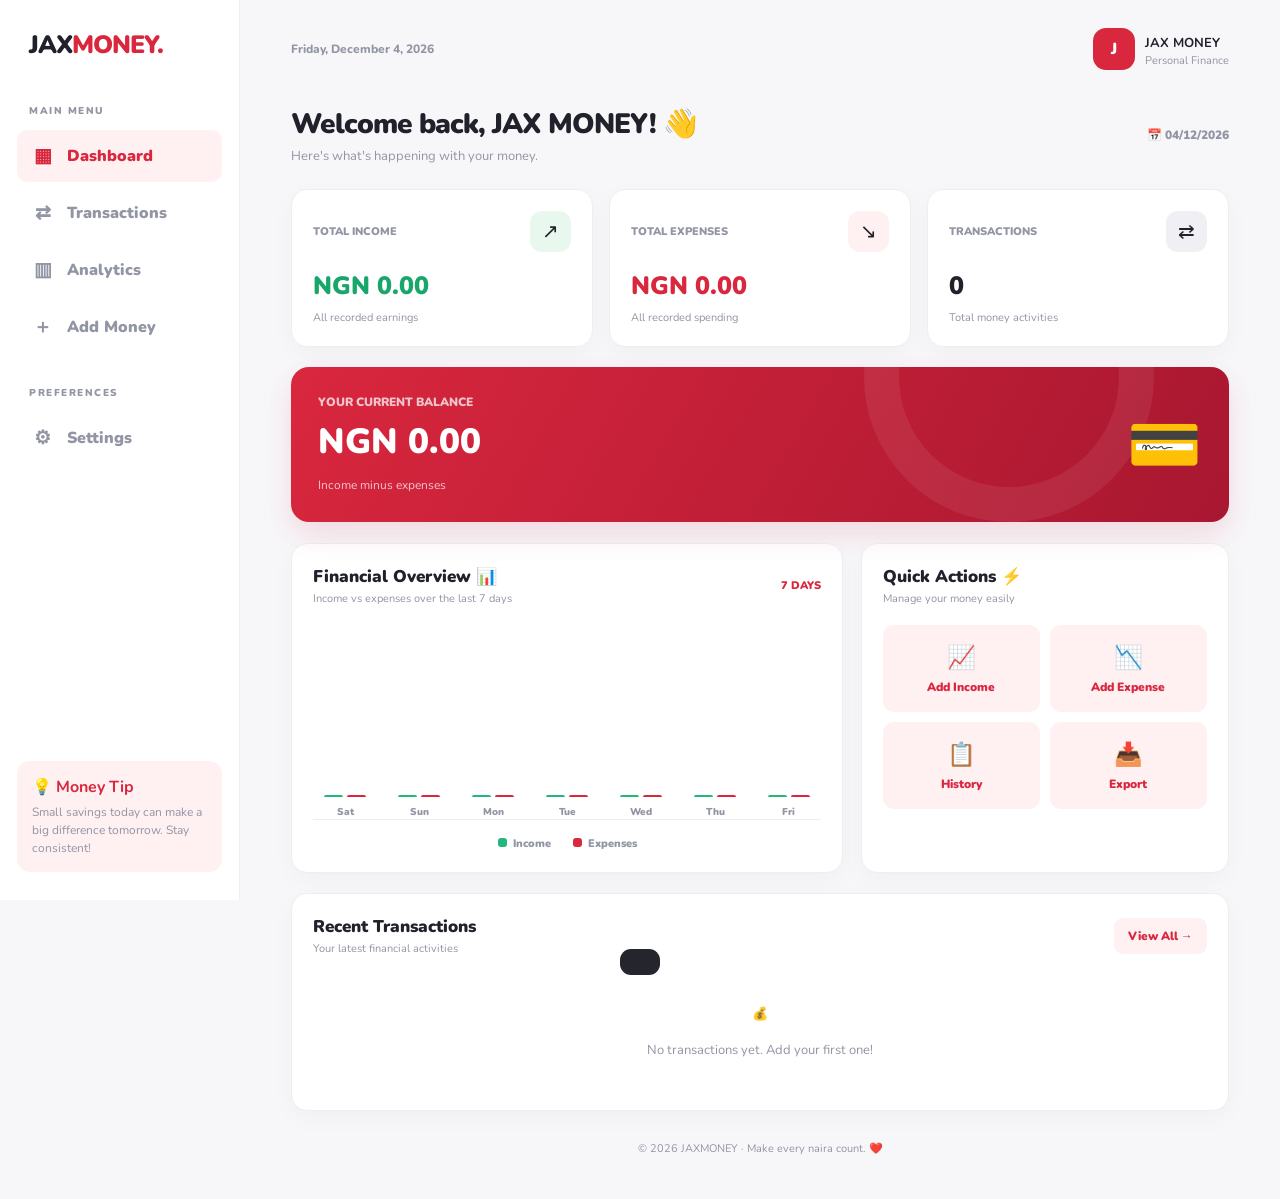
<file: jaxmoney/index.html>
<!DOCTYPE html>
<html lang="en">

<head>
     <meta charset="UTF-8">
     <meta name="viewport" content="width=device-width, initial-scale=1.0">
     <title>JAXMONEY | Version 3.0</title>

     <style>
          @import url('https://fonts.googleapis.com/css2?family=Nunito:wght@400;500;600;700;800;900&display=swap');

          :root {
               --red: #d9273e;
               --redDark: #ae1930;
               --bg: #f7f7fa;
               --surface: #fff;
               --text: #20212b;
               --muted: #9295a3;
               --border: #eeeef2;
               --green: #19a66b;
               --soft: #fff0f2;
               --shadow: 0 7px 25px #20212b08;
          }

          body.dark {
               --bg: #15161d;
               --surface: #20212b;
               --text: #f4f4f7;
               --muted: #a3a5b3;
               --border: #333541;
               --soft: #38232a;
               --shadow: 0 7px 25px #0002;
          }

          * {
               box-sizing: border-box;
               margin: 0;
               padding: 0
          }

          body {
               font-family: Nunito, sans-serif;
               background: var(--bg);
               color: var(--text);
               transition: .2s
          }

          button,
          input,
          select {
               font: inherit
          }

          button {
               cursor: pointer
          }

          button:focus-visible,
          input:focus-visible,
          select:focus-visible {
               outline: 3px solid #e99ba6;
               outline-offset: 2px
          }

          .sidebar {
               position: fixed;
               top: 0;
               bottom: 0;
               left: 0;
               width: 240px;
               background: var(--surface);
               border-right: 1px solid var(--border);
               padding: 28px 17px;
               z-index: 20;
               display: flex;
               flex-direction: column;
          }

          .logo {
               font-size: 25px;
               font-weight: 1000;
               letter-spacing: -1px;
               padding: 0 12px;
               margin-bottom: 42px
          }

          .logo span,
          .mobile-logo span {
               color: var(--red)
          }

          .nav-label {
               font-size: 10px;
               color: var(--muted);
               font-weight: 900;
               letter-spacing: 1.5px;
               padding: 0 12px;
               margin-bottom: 12px
          }

          .nav-btn {
               width: 100%;
               display: flex;
               align-items: center;
               gap: 13px;
               padding: 13px 14px;
               margin-bottom: 5px;
               border: 0;
               background: transparent;
               border-radius: 11px;
               color: var(--muted);
               font-weight: 900;
               text-align: left;
               transition: .2s;
          }

          .nav-btn:hover,
          .nav-btn.active {
               background: var(--soft);
               color: var(--red)
          }

          .nav-icon {
               font-size: 19px;
               width: 23px;
               text-align: center
          }

          .sidebar-bottom {
               margin-top: auto;
               background: var(--soft);
               border-radius: 13px;
               padding: 15px
          }

          .sidebar-bottom h4 {
               color: var(--red);
               margin-bottom: 5px
          }

          .sidebar-bottom p {
               font-size: 12px;
               color: var(--muted);
               line-height: 1.5
          }

          .main {
               margin-left: 240px;
               padding: 28px 4%;
               max-width: 1700px
          }

          .topbar {
               display: flex;
               justify-content: space-between;
               align-items: center;
               gap: 15px;
               margin-bottom: 35px
          }

          .date-display {
               font-size: 12px;
               color: var(--muted);
               font-weight: 800
          }

          .profile {
               display: flex;
               align-items: center;
               gap: 10px
          }

          .avatar {
               width: 42px;
               height: 42px;
               background: var(--red);
               color: white;
               display: grid;
               place-items: center;
               border-radius: 13px;
               font-weight: 1000
          }

          .profile small {
               display: block;
               color: var(--muted);
               font-size: 11px
          }

          .profile strong {
               font-size: 13px
          }

          .mobile-logo {
               display: none;
               font-size: 22px;
               font-weight: 1000
          }

          .page {
               display: none;
               animation: appear .3s ease
          }

          .page.active {
               display: block
          }

          @keyframes appear {
               from {
                    opacity: 0;
                    transform: translateY(8px)
               }

               to {
                    opacity: 1;
                    transform: translateY(0)
               }
          }

          .welcome {
               display: flex;
               justify-content: space-between;
               align-items: center;
               flex-wrap: wrap;
               gap: 15px;
               margin-bottom: 24px
          }

          .welcome h1 {
               font-size: 28px;
               font-weight: 1000;
               letter-spacing: -1px
          }

          .welcome p {
               font-size: 13px;
               color: var(--muted);
               margin-top: 4px
          }

          .grid3 {
               display: grid;
               grid-template-columns: repeat(3, 1fr);
               gap: 16px;
               margin-bottom: 20px
          }

          .card,
          .panel {
               background: var(--surface);
               border: 1px solid var(--border);
               border-radius: 16px;
               padding: 21px;
               box-shadow: var(--shadow);
               min-width: 0
          }

          .card {
               transition: .2s
          }

          .card:hover {
               transform: translateY(-3px)
          }

          .card-head {
               display: flex;
               justify-content: space-between;
               align-items: center;
               margin-bottom: 17px
          }

          .card-head span {
               font-size: 11px;
               font-weight: 900;
               color: var(--muted)
          }

          .card-icon {
               width: 41px;
               height: 41px;
               border-radius: 12px;
               display: grid;
               place-items: center;
               font-size: 20px
          }

          .green-bg {
               background: #e8f8ef
          }

          .red-bg {
               background: var(--soft)
          }

          .gray-bg {
               background: #f0f0f4
          }

          .card-value {
               font-size: 25px;
               font-weight: 1000;
               overflow-wrap: anywhere
          }

          .green {
               color: var(--green)
          }

          .red {
               color: var(--red)
          }

          .card-foot {
               font-size: 11px;
               color: var(--muted);
               margin-top: 7px
          }

          .balance-feature {
               background: linear-gradient(120deg, #d9273e, #a81730);
               color: white;
               padding: 27px;
               border-radius: 18px;
               margin-bottom: 21px;
               display: flex;
               justify-content: space-between;
               align-items: center;
               position: relative;
               overflow: hidden;
               box-shadow: 0 12px 30px #d9273e25;
          }

          .balance-feature:after {
               content: "";
               position: absolute;
               width: 220px;
               height: 220px;
               border: 35px solid #ffffff12;
               border-radius: 50%;
               right: 8%;
               top: -135px
          }

          .balance-feature p {
               font-size: 12px;
               color: #ffffffbb;
               font-weight: 900
          }

          .balance-feature h2 {
               font-size: 35px;
               margin: 8px 0;
               font-weight: 1000
          }

          .balance-feature small {
               font-size: 12px;
               color: #ffffffbb
          }

          .balance-art {
               font-size: 60px;
               z-index: 1
          }

          .content-grid {
               display: grid;
               grid-template-columns: 1.5fr 1fr;
               gap: 18px;
               margin-bottom: 20px
          }

          .panel-heading {
               display: flex;
               justify-content: space-between;
               align-items: center;
               gap: 10px;
               margin-bottom: 19px
          }

          .panel-heading h2 {
               font-size: 17px;
               font-weight: 1000
          }

          .panel-heading p {
               font-size: 11px;
               color: var(--muted);
               margin-top: 3px
          }

          .chart {
               height: 195px;
               display: flex;
               align-items: end;
               gap: 10px;
               justify-content: space-around;
               border-bottom: 1px solid var(--border);
               padding-top: 12px
          }

          .chart-group {
               height: 100%;
               flex: 1;
               display: flex;
               flex-direction: column;
               align-items: center;
               justify-content: end;
               gap: 8px;
               min-width: 0
          }

          .chart-bars {
               height: 155px;
               display: flex;
               align-items: end;
               justify-content: center;
               gap: 4px;
               width: 100%
          }

          .bar {
               width: min(19px, 40%);
               border-radius: 5px 5px 0 0;
               min-height: 2px;
               transition: height .4s
          }

          .bar.income {
               background: #24b77b
          }

          .bar.expense {
               background: var(--red)
          }

          .chart-label {
               font-size: 10px;
               color: var(--muted);
               font-weight: 900
          }

          .legend {
               display: flex;
               justify-content: center;
               gap: 22px;
               margin-top: 16px;
               font-size: 11px;
               font-weight: 900;
               color: var(--muted)
          }

          .dot {
               display: inline-block;
               width: 9px;
               height: 9px;
               border-radius: 3px;
               margin-right: 6px
          }

          .quick-actions {
               display: grid;
               grid-template-columns: 1fr 1fr;
               gap: 10px
          }

          .quick-btn {
               border: 0;
               padding: 17px 8px;
               border-radius: 11px;
               background: var(--soft);
               color: var(--red);
               font-size: 12px;
               font-weight: 900;
               transition: .2s
          }

          .quick-btn:hover {
               background: var(--red);
               color: white;
               transform: translateY(-2px)
          }

          .quick-btn span {
               display: block;
               font-size: 23px;
               margin-bottom: 6px
          }

          .transaction {
               display: flex;
               align-items: center;
               justify-content: space-between;
               gap: 10px;
               padding: 14px 0;
               border-bottom: 1px solid var(--border)
          }

          .transaction:last-child {
               border: 0
          }

          .transaction-left {
               display: flex;
               align-items: center;
               gap: 11px;
               min-width: 0
          }

          .transaction-icon {
               width: 40px;
               height: 40px;
               display: grid;
               place-items: center;
               background: var(--soft);
               border-radius: 11px;
               font-size: 19px;
               flex-shrink: 0
          }

          .transaction-info {
               min-width: 0
          }

          .transaction-info h3 {
               font-size: 13px;
               overflow-wrap: anywhere
          }

          .transaction-info p {
               font-size: 11px;
               color: var(--muted);
               margin-top: 3px
          }

          .transaction-right {
               display: flex;
               align-items: center;
               gap: 8px
          }

          .amount {
               font-size: 12px;
               font-weight: 1000;
               white-space: nowrap
          }

          .delete-btn {
               border: 0;
               background: var(--soft);
               color: var(--red);
               border-radius: 8px;
               padding: 8px;
               font-size: 12px
          }

          .empty {
               text-align: center;
               color: var(--muted);
               padding: 30px 10px;
               font-size: 13px
          }

          .type-selector {
               display: grid;
               grid-template-columns: 1fr 1fr;
               gap: 10px;
               margin-bottom: 20px
          }

          .type-btn {
               padding: 13px;
               border: 2px solid var(--border);
               border-radius: 10px;
               background: var(--surface);
               color: var(--muted);
               font-weight: 900
          }

          .type-btn.active.income {
               border-color: var(--green);
               background: #eafaf2;
               color: var(--green)
          }

          .type-btn.active.expense {
               border-color: var(--red);
               background: var(--soft);
               color: var(--red)
          }

          .form-panel {
               max-width: 650px
          }

          .form-panel h2 {
               font-size: 22px;
               margin-bottom: 5px
          }

          .form-subtitle {
               font-size: 13px;
               color: var(--muted);
               margin-bottom: 22px
          }

          .form-group {
               margin-bottom: 16px
          }

          .form-group label {
               display: block;
               font-size: 12px;
               font-weight: 900;
               margin-bottom: 7px
          }

          .form-group input,
          .form-group select,
          .filter-row input,
          .filter-row select,
          .setting-input {
               width: 100%;
               padding: 12px;
               border: 1px solid var(--border);
               border-radius: 9px;
               background: var(--surface);
               color: var(--text);
               outline: none;
          }

          .form-group input:focus,
          .form-group select:focus,
          .setting-input:focus {
               border-color: var(--red)
          }

          .submit-btn {
               width: 100%;
               border: 0;
               border-radius: 10px;
               padding: 14px;
               background: var(--red);
               color: white;
               font-weight: 1000;
               transition: .2s
          }

          .submit-btn:hover {
               background: var(--redDark);
               transform: translateY(-2px)
          }

          .filter-row {
               display: flex;
               flex-wrap: wrap;
               gap: 9px;
               margin-bottom: 18px
          }

          .filter-row input {
               flex: 1;
               min-width: 140px
          }

          .filter-row select {
               width: auto
          }

          .secondary-btn,
          .danger-btn {
               padding: 10px 14px;
               border: 0;
               border-radius: 9px;
               font-size: 12px;
               font-weight: 900
          }

          .secondary-btn {
               background: var(--soft);
               color: var(--red)
          }

          .danger-btn {
               background: #ffe5e8;
               color: #c51e36
          }

          .analytics-grid {
               display: grid;
               grid-template-columns: 1fr 1fr;
               gap: 18px
          }

          .stat-box {
               background: var(--bg);
               padding: 16px;
               border-radius: 11px;
               margin-bottom: 11px
          }

          .stat-box p {
               font-size: 12px;
               color: var(--muted);
               font-weight: 800
          }

          .stat-box h3 {
               font-size: 22px;
               margin-top: 5px
          }

          .progress-track {
               height: 9px;
               background: var(--border);
               border-radius: 20px;
               overflow: hidden;
               margin-top: 11px
          }

          .progress-fill {
               height: 100%;
               background: var(--red);
               border-radius: 20px
          }

          .settings-intro {
               background: linear-gradient(110deg, #d9273e, #a81730);
               color: white;
               padding: 24px;
               border-radius: 16px;
               margin-bottom: 20px
          }

          .settings-intro h2 {
               font-size: 22px
          }

          .settings-intro p {
               font-size: 12px;
               color: #ffffffc9;
               margin-top: 5px
          }

          .settings-layout {
               display: grid;
               grid-template-columns: 205px 1fr;
               gap: 18px;
               align-items: start
          }

          .settings-menu {
               background: var(--surface);
               border: 1px solid var(--border);
               border-radius: 14px;
               padding: 9px
          }

          .settings-tab {
               display: block;
               width: 100%;
               text-align: left;
               border: 0;
               background: transparent;
               color: var(--muted);
               padding: 12px;
               border-radius: 9px;
               font-size: 12px;
               font-weight: 900;
               margin-bottom: 3px
          }

          .settings-tab.active,
          .settings-tab:hover {
               background: var(--soft);
               color: var(--red)
          }

          .settings-section {
               display: none
          }

          .settings-section.active {
               display: block;
               animation: appear .2s
          }

          .settings-section h3 {
               font-size: 17px;
               margin-bottom: 5px
          }

          .section-desc {
               font-size: 12px;
               color: var(--muted);
               margin-bottom: 20px
          }

          .setting-row {
               display: flex;
               justify-content: space-between;
               align-items: center;
               gap: 18px;
               padding: 17px 0;
               border-bottom: 1px solid var(--border)
          }

          .setting-row:last-child {
               border: 0
          }

          .setting-row h4 {
               font-size: 13px
          }

          .setting-row p {
               font-size: 11px;
               color: var(--muted);
               margin-top: 4px;
               max-width: 430px;
               line-height: 1.5
          }

          .setting-control {
               width: 190px;
               max-width: 48%
          }

          .setting-control select,
          .setting-control input {
               width: 100%;
               padding: 10px;
               border: 1px solid var(--border);
               border-radius: 9px;
               background: var(--surface);
               color: var(--text);
               font-size: 12px
          }

          .setting-control input {
               min-width: 0
          }

          .switch {
               position: relative;
               width: 43px;
               height: 24px;
               flex-shrink: 0
          }

          .switch input {
               opacity: 0;
               width: 0;
               height: 0
          }

          .slider {
               position: absolute;
               inset: 0;
               background: #ccc;
               border-radius: 30px;
               cursor: pointer;
               transition: .2s
          }

          .slider:before {
               content: "";
               position: absolute;
               width: 18px;
               height: 18px;
               left: 3px;
               top: 3px;
               background: white;
               border-radius: 50%;
               transition: .2s
          }

          .switch input:checked+.slider {
               background: var(--red)
          }

          .switch input:checked+.slider:before {
               transform: translateX(19px)
          }

          .setting-actions {
               display: flex;
               flex-wrap: wrap;
               gap: 9px
          }

          .about-logo {
               font-size: 31px;
               font-weight: 1000;
               letter-spacing: -1px
          }

          .about-logo span {
               color: var(--red)
          }

          .about-box {
               background: var(--bg);
               padding: 20px;
               border-radius: 12px;
               margin-top: 15px
          }

          .about-box p {
               font-size: 12px;
               color: var(--muted);
               line-height: 1.8
          }

          footer {
               text-align: center;
               padding: 30px 0 15px;
               font-size: 11px;
               color: var(--muted)
          }

          .toast {
               position: fixed;
               bottom: 25px;
               left: 50%;
               transform: translate(-50%, 100px);
               background: #24252d;
               color: white;
               padding: 13px 20px;
               border-radius: 11px;
               font-size: 13px;
               font-weight: 900;
               z-index: 100;
               transition: .3s;
               max-width: 90%;
               text-align: center
          }

          .toast.show {
               transform: translate(-50%, 0)
          }

          @media(max-width:1000px) {
               .sidebar {
                    width: 205px
               }

               .main {
                    margin-left: 205px
               }

               .content-grid {
                    grid-template-columns: 1fr
               }
          }

          @media(max-width:750px) {
               .sidebar {
                    width: 100%;
                    height: 65px;
                    top: auto;
                    bottom: 0;
                    padding: 5px;
                    flex-direction: row;
                    justify-content: space-around;
                    align-items: center;
                    border-right: 0;
                    border-top: 1px solid var(--border)
               }

               .logo,
               .nav-label,
               .sidebar-bottom {
                    display: none
               }

               .nav-btn {
                    flex: 1;
                    width: auto;
                    margin: 0;
                    padding: 8px 2px;
                    flex-direction: column;
                    gap: 3px;
                    justify-content: center;
                    font-size: 9px;
                    text-align: center
               }

               .nav-icon {
                    font-size: 18px
               }

               .main {
                    margin-left: 0;
                    padding: 20px 4% 95px
               }

               .mobile-logo {
                    display: block
               }

               .settings-layout {
                    grid-template-columns: 1fr
               }

               .settings-menu {
                    display: flex;
                    overflow-x: auto;
                    gap: 3px
               }

               .settings-tab {
                    white-space: nowrap;
                    width: auto;
                    margin: 0
               }
          }

          @media(max-width:520px) {
               .grid3 {
                    grid-template-columns: 1fr
               }

               .card-value {
                    font-size: 24px
               }

               .welcome h1 {
                    font-size: 23px
               }

               .balance-feature h2 {
                    font-size: 27px
               }

               .balance-art {
                    font-size: 43px
               }

               .analytics-grid {
                    grid-template-columns: 1fr
               }

               .panel {
                    padding: 16px
               }

               .setting-row {
                    align-items: flex-start;
                    flex-direction: column;
                    gap: 10px
               }

               .setting-control {
                    width: 100%;
                    max-width: 100%
               }

               .transaction-right {
                    gap: 4px
               }

               .amount {
                    font-size: 11px
               }
          }
     </style>
</head>

<body>

     <aside class="sidebar">
          <div class="logo">JAX<span>MONEY.</span></div>
          <div class="nav-label">MAIN MENU</div>

          <button class="nav-btn active" onclick="showPage('dashboard',this)"><span
                    class="nav-icon">▦</span>Dashboard</button>
          <button class="nav-btn" onclick="showPage('transactions',this)"><span
                    class="nav-icon">⇄</span>Transactions</button>
          <button class="nav-btn" onclick="showPage('analytics',this)"><span class="nav-icon">▥</span>Analytics</button>
          <button class="nav-btn" onclick="goToAdd('income')"><span class="nav-icon">＋</span>Add Money</button>

          <div class="nav-label" style="margin-top:28px">PREFERENCES</div>
          <button class="nav-btn" onclick="showPage('settings',this)"><span class="nav-icon">⚙</span>Settings</button>

          <div class="sidebar-bottom">
               <h4>💡 Money Tip</h4>
               <p>Small savings today can make a big difference tomorrow. Stay consistent!</p>
          </div>
     </aside>

     <main class="main">

          <header class="topbar">
               <div>
                    <div class="mobile-logo">JAX<span>MONEY.</span></div>
                    <div class="date-display" id="dateDisplay"></div>
               </div>
               <div class="profile">
                    <div class="avatar" id="avatar">J</div>
                    <div><strong id="profileName">JAX MONEY</strong><small>Personal Finance</small></div>
               </div>
          </header>

          <!-- DASHBOARD -->
          <section class="page active" id="dashboard">

               <div class="welcome">
                    <div>
                         <h1 id="greeting">Welcome back! 👋</h1>
                         <p>Here's what's happening with your money.</p>
                    </div>
                    <span style="font-size:12px;color:var(--muted);font-weight:900" id="todayBadge"></span>
               </div>

               <div class="grid3">
                    <div class="card">
                         <div class="card-head"><span>TOTAL INCOME</span>
                              <div class="card-icon green-bg">↗</div>
                         </div>
                         <div class="card-value green" id="totalIncome">₦0.00</div>
                         <div class="card-foot">All recorded earnings</div>
                    </div>
                    <div class="card">
                         <div class="card-head"><span>TOTAL EXPENSES</span>
                              <div class="card-icon red-bg">↘</div>
                         </div>
                         <div class="card-value red" id="totalExpense">₦0.00</div>
                         <div class="card-foot">All recorded spending</div>
                    </div>
                    <div class="card">
                         <div class="card-head"><span>TRANSACTIONS</span>
                              <div class="card-icon gray-bg">⇄</div>
                         </div>
                         <div class="card-value" id="totalTransactions">0</div>
                         <div class="card-foot">Total money activities</div>
                    </div>
               </div>

               <div class="balance-feature">
                    <div>
                         <p>YOUR CURRENT BALANCE</p>
                         <h2 id="balance">₦0.00</h2><small>Income minus expenses</small>
                    </div>
                    <div class="balance-art">💳</div>
               </div>

               <div class="content-grid">
                    <div class="panel">
                         <div class="panel-heading">
                              <div>
                                   <h2>Financial Overview 📊</h2>
                                   <p>Income vs expenses over the last 7 days</p>
                              </div><span class="red" style="font-size:11px;font-weight:900">7 DAYS</span>
                         </div>
                         <div class="chart" id="chart"></div>
                         <div class="legend"><span><i class="dot" style="background:#24b77b"></i>Income</span><span><i
                                        class="dot" style="background:var(--red)"></i>Expenses</span></div>
                    </div>

                    <div class="panel">
                         <div class="panel-heading">
                              <div>
                                   <h2>Quick Actions ⚡</h2>
                                   <p>Manage your money easily</p>
                              </div>
                         </div>
                         <div class="quick-actions">
                              <button class="quick-btn" onclick="goToAdd('income')"><span>📈</span>Add Income</button>
                              <button class="quick-btn" onclick="goToAdd('expense')"><span>📉</span>Add Expense</button>
                              <button class="quick-btn"
                                   onclick="showPage('transactions')"><span>📋</span>History</button>
                              <button class="quick-btn" onclick="exportCSV()"><span>📥</span>Export</button>
                         </div>
                    </div>
               </div>

               <div class="panel">
                    <div class="panel-heading">
                         <div>
                              <h2>Recent Transactions</h2>
                              <p>Your latest financial activities</p>
                         </div><button class="secondary-btn" onclick="showPage('transactions')">View All →</button>
                    </div>
                    <div id="recentList"></div>
               </div>
          </section>

          <!-- ADD -->
          <section class="page" id="add">
               <div class="welcome">
                    <div>
                         <h1>Add a Transaction ✨</h1>
                         <p>Record your income or expenses.</p>
                    </div>
               </div>
               <div class="panel form-panel">
                    <h2>New Transaction</h2>
                    <p class="form-subtitle">Fill in the details below.</p>
                    <div class="type-selector">
                         <button class="type-btn active income" id="incomeBtn" onclick="setType('income')">📈
                              Income</button>
                         <button class="type-btn" id="expenseBtn" onclick="setType('expense')">📉 Expense</button>
                    </div>
                    <form id="transactionForm">
                         <div class="form-group"><label>Description</label><input id="description" maxlength="60"
                                   placeholder="e.g. Allowance, snacks..." required></div>
                         <div class="form-group"><label>Amount (<span id="currencyLabel">NGN</span>)</label><input
                                   type="number" id="amount" min="0.01" step="0.01" placeholder="Enter amount" required>
                         </div>
                         <div class="form-group"><label>Category</label><select id="category"></select></div>
                         <div class="form-group"><label>Date</label><input type="date" id="transactionDate" required>
                         </div>
                         <button class="submit-btn" type="submit">Add Transaction +</button>
                    </form>
               </div>
          </section>

          <!-- TRANSACTIONS -->
          <section class="page" id="transactions">
               <div class="welcome">
                    <div>
                         <h1>Transactions 📋</h1>
                         <p>All your financial activities in one place.</p>
                    </div><button class="submit-btn" style="width:auto;padding:12px 17px" onclick="goToAdd('income')">+
                         Add New</button>
               </div>
               <div class="panel">
                    <div class="panel-heading">
                         <div>
                              <h2>Transaction History</h2>
                              <p id="transactionCount">0 records</p>
                         </div>
                    </div>
                    <div class="filter-row">
                         <input type="search" id="search" placeholder="🔍 Search transactions...">
                         <select id="filter">
                              <option value="all">All Transactions</option>
                              <option value="income">Income</option>
                              <option value="expense">Expenses</option>
                         </select>
                         <button class="secondary-btn" onclick="exportCSV()">📥 Export CSV</button>
                    </div>
                    <div id="transactionList"></div>
               </div>
          </section>

          <!-- ANALYTICS -->
          <section class="page" id="analytics">
               <div class="welcome">
                    <div>
                         <h1>Your Analytics 📊</h1>
                         <p>Understand your financial habits.</p>
                    </div>
               </div>
               <div class="analytics-grid">
                    <div class="panel">
                         <div class="panel-heading">
                              <h2>Financial Summary</h2>
                         </div>
                         <div class="stat-box">
                              <p>Total Income</p>
                              <h3 class="green" id="analyticsIncome">₦0.00</h3>
                         </div>
                         <div class="stat-box">
                              <p>Total Expenses</p>
                              <h3 class="red" id="analyticsExpense">₦0.00</h3>
                         </div>
                         <div class="stat-box">
                              <p>Current Balance</p>
                              <h3 id="analyticsBalance">₦0.00</h3>
                         </div>
                    </div>
                    <div class="panel">
                         <div class="panel-heading">
                              <h2>Spending Breakdown</h2>
                         </div>
                         <div id="spendingBreakdown"></div>
                    </div>
               </div>
               <div class="panel" style="margin-top:18px">
                    <div class="panel-heading">
                         <div>
                              <h2>Last 7 Days</h2>
                              <p>Daily income and expense comparison</p>
                         </div>
                    </div>
                    <div class="chart" id="analyticsChart"></div>
                    <div class="legend"><span><i class="dot" style="background:#24b77b"></i>Income</span><span><i
                                   class="dot" style="background:var(--red)"></i>Expenses</span></div>
               </div>
          </section>

          <!-- SETTINGS -->
          <section class="page" id="settings">
               <div class="welcome">
                    <div>
                         <h1>Settings ⚙️</h1>
                         <p>Personalise your JAXMONEY experience.</p>
                    </div>
               </div>

               <div class="settings-intro">
                    <h2>Your control centre. 🎛️</h2>
                    <p>Manage your profile, currency, appearance, notifications and financial data.</p>
               </div>

               <div class="settings-layout">

                    <div class="settings-menu">
                         <button class="settings-tab active" onclick="settingsTab('general',this)">⚙️ General</button>
                         <button class="settings-tab" onclick="settingsTab('profile',this)">👤 Profile</button>
                         <button class="settings-tab" onclick="settingsTab('appearance',this)">🎨 Appearance</button>
                         <button class="settings-tab" onclick="settingsTab('notifications',this)">🔔
                              Notifications</button>
                         <button class="settings-tab" onclick="settingsTab('data',this)">💾 Data & Backup</button>
                         <button class="settings-tab" onclick="settingsTab('about',this)">ℹ️ About</button>
                    </div>

                    <div class="panel">

                         <!-- GENERAL -->
                         <div class="settings-section active" id="settings-general">
                              <h3>General Preferences</h3>
                              <p class="section-desc">Control your currency and regional preferences.</p>

                              <div class="setting-row">
                                   <div>
                                        <h4>💱 Display Currency</h4>
                                        <p>Choose the currency symbol and format used throughout the app.</p>
                                   </div>
                                   <div class="setting-control">
                                        <select id="currencySetting" onchange="changeCurrency(this.value)">
                                             <option value="NGN">🇳🇬 NGN - Nigerian Naira (₦)</option>
                                             <option value="USD">🇺🇸 USD - US Dollar ($)</option>
                                             <option value="GBP">🇬🇧 GBP - British Pound (£)</option>
                                             <option value="EUR">🇪🇺 EUR - Euro (€)</option>
                                             <option value="GHS">🇬🇭 GHS - Ghanaian Cedi (GH₵)</option>
                                             <option value="KES">🇰🇪 KES - Kenyan Shilling (KSh)</option>
                                             <option value="ZAR">🇿🇦 ZAR - South African Rand (R)</option>
                                             <option value="CAD">🇨🇦 CAD - Canadian Dollar (CA$)</option>
                                             <option value="AUD">🇦🇺 AUD - Australian Dollar (A$)</option>
                                             <option value="INR">🇮🇳 INR - Indian Rupee (₹)</option>
                                             <option value="JPY">🇯🇵 JPY - Japanese Yen (¥)</option>
                                             <option value="CNY">🇨🇳 CNY - Chinese Yuan (CN¥)</option>
                                             <option value="AED">🇦🇪 AED - UAE Dirham</option>
                                             <option value="XOF">🌍 XOF - CFA Franc BCEAO</option>
                                             <option value="BRL">🇧🇷 BRL - Brazilian Real (R$)</option>
                                             <option value="CHF">🇨🇭 CHF - Swiss Franc</option>
                                             <option value="SGD">🇸🇬 SGD - Singapore Dollar</option>
                                             <option value="NZD">🇳🇿 NZD - New Zealand Dollar</option>
                                             <option value="UGX">🇺🇬 UGX - Ugandan Shilling</option>
                                             <option value="TZS">🇹🇿 TZS - Tanzanian Shilling</option>
                                             <option value="RWF">🇷🇼 RWF - Rwandan Franc</option>
                                             <option value="EGP">🇪🇬 EGP - Egyptian Pound</option>
                                        </select>
                                   </div>
                              </div>

                              <div class="setting-row">
                                   <div>
                                        <h4>📅 Date Format</h4>
                                        <p>Choose how dates appear in your transaction history.</p>
                                   </div>
                                   <div class="setting-control">
                                        <select id="dateFormatSetting" onchange="changeDateFormat(this.value)">
                                             <option value="DD/MM/YYYY">DD/MM/YYYY</option>
                                             <option value="MM/DD/YYYY">MM/DD/YYYY</option>
                                             <option value="YYYY-MM-DD">YYYY-MM-DD</option>
                                             <option value="DD MMM YYYY">DD MMM YYYY</option>
                                        </select>
                                   </div>
                              </div>

                              <div class="setting-row">
                                   <div>
                                        <h4>🧮 Number of Decimal Places</h4>
                                        <p>Choose how many decimal places are displayed.</p>
                                   </div>
                                   <div class="setting-control">
                                        <select id="decimalSetting" onchange="changeDecimals(this.value)">
                                             <option value="2">2 decimal places</option>
                                             <option value="0">No decimals</option>
                                             <option value="1">1 decimal place</option>
                                        </select>
                                   </div>
                              </div>

                              <div class="setting-row">
                                   <div>
                                        <h4>🔄 Default Transaction Type</h4>
                                        <p>Choose which transaction type opens first.</p>
                                   </div>
                                   <div class="setting-control">
                                        <select id="defaultTypeSetting" onchange="changeDefaultType(this.value)">
                                             <option value="income">Income</option>
                                             <option value="expense">Expense</option>
                                        </select>
                                   </div>
                              </div>
                         </div>

                         <!-- PROFILE -->
                         <div class="settings-section" id="settings-profile">
                              <h3>Profile Settings</h3>
                              <p class="section-desc">Personalise your account display.</p>

                              <div class="setting-row">
                                   <div>
                                        <h4>👤 Display Name</h4>
                                        <p>Your name appears on your dashboard.</p>
                                   </div>
                                   <div class="setting-control"><input id="nameSetting" maxlength="30"
                                             placeholder="Your name"></div>
                              </div>

                              <div class="setting-row">
                                   <div>
                                        <h4>🔤 Profile Initial</h4>
                                        <p>Automatically generated from your display name.</p>
                                   </div>
                                   <div class="avatar" id="settingsAvatar">J</div>
                              </div>

                              <div class="setting-row">
                                   <div>
                                        <h4>💾 Save Profile</h4>
                                        <p>Save your updated display name.</p>
                                   </div>
                                   <button class="secondary-btn" onclick="saveProfile()">Save Changes</button>
                              </div>
                         </div>

                         <!-- APPEARANCE -->
                         <div class="settings-section" id="settings-appearance">
                              <h3>Appearance</h3>
                              <p class="section-desc">Make JAXMONEY look the way you like.</p>

                              <div class="setting-row">
                                   <div>
                                        <h4>🌙 Dark Mode</h4>
                                        <p>Use a darker interface that's easier on the eyes in dim environments.</p>
                                   </div>
                                   <label class="switch"><input type="checkbox" id="darkSetting"
                                             onchange="toggleDark(this.checked)"><span class="slider"></span></label>
                              </div>

                              <div class="setting-row">
                                   <div>
                                        <h4>✨ Animations</h4>
                                        <p>Enable or disable interface animations.</p>
                                   </div>
                                   <label class="switch"><input type="checkbox" id="animationSetting" checked
                                             onchange="toggleAnimations(this.checked)"><span
                                             class="slider"></span></label>
                              </div>

                              <div class="setting-row">
                                   <div>
                                        <h4>🔴 Accent Colour</h4>
                                        <p>Choose your preferred highlight colour.</p>
                                   </div>
                                   <div class="setting-control">
                                        <select id="accentSetting" onchange="changeAccent(this.value)">
                                             <option value="#d9273e">Ruby Red</option>
                                             <option value="#6958e8">Royal Purple</option>
                                             <option value="#1677cf">Ocean Blue</option>
                                             <option value="#14966b">Emerald Green</option>
                                             <option value="#e47b22">Sunset Orange</option>
                                             <option value="#d14d91">Rose Pink</option>
                                        </select>
                                   </div>
                              </div>
                         </div>

                         <!-- NOTIFICATIONS -->
                         <div class="settings-section" id="settings-notifications">
                              <h3>Notifications</h3>
                              <p class="section-desc">Control the messages JAXMONEY displays.</p>

                              <div class="setting-row">
                                   <div>
                                        <h4>🔔 Transaction Notifications</h4>
                                        <p>Show a confirmation when you add or delete a transaction.</p>
                                   </div>
                                   <label class="switch"><input type="checkbox" id="notificationSetting" checked
                                             onchange="toggleNotifications(this.checked)"><span
                                             class="slider"></span></label>
                              </div>

                              <div class="setting-row">
                                   <div>
                                        <h4>📊 Financial Tips</h4>
                                        <p>Show helpful money-management tips in the dashboard.</p>
                                   </div>
                                   <label class="switch"><input type="checkbox" id="tipsSetting" checked
                                             onchange="toggleTips(this.checked)"><span class="slider"></span></label>
                              </div>

                              <div class="setting-row">
                                   <div>
                                        <h4>🧪 Test Notification</h4>
                                        <p>Preview a JAXMONEY notification.</p>
                                   </div>
                                   <button class="secondary-btn"
                                        onclick="showToast('JAXMONEY notifications are working! 🔔')">Test</button>
                              </div>
                         </div>

                         <!-- DATA -->
                         <div class="settings-section" id="settings-data">
                              <h3>Data & Backup</h3>
                              <p class="section-desc">Protect your financial records and manage your information.</p>

                              <div class="setting-row">
                                   <div>
                                        <h4>📦 Download Backup</h4>
                                        <p>Download all transactions and settings as a JSON backup.</p>
                                   </div>
                                   <button class="secondary-btn" onclick="backupData()">Download</button>
                              </div>

                              <div class="setting-row">
                                   <div>
                                        <h4>📤 Restore Backup</h4>
                                        <p>Import a previously downloaded JAXMONEY JSON backup. Replaces current
                                             transactions.</p>
                                   </div>
                                   <button class="secondary-btn" onclick="$('backupFile').click()">Restore</button>
                              </div>

                              <input type="file" id="backupFile" accept=".json,application/json" hidden
                                   onchange="restoreData(event)">

                              <div class="setting-row">
                                   <div>
                                        <h4>📊 Export CSV</h4>
                                        <p>Download your transactions in spreadsheet-friendly format.</p>
                                   </div>
                                   <button class="secondary-btn" onclick="exportCSV()">Export CSV</button>
                              </div>

                              <div class="setting-row">
                                   <div>
                                        <h4>🗑️ Clear Transactions</h4>
                                        <p>Delete all transactions while keeping your profile and preferences.</p>
                                   </div>
                                   <button class="danger-btn" onclick="clearTransactions()">Clear</button>
                              </div>

                              <div class="setting-row">
                                   <div>
                                        <h4>⚠️ Factory Reset</h4>
                                        <p>Restore JAXMONEY to its original settings and remove all records.</p>
                                   </div>
                                   <button class="danger-btn" onclick="factoryReset()">Reset All</button>
                              </div>

                              <div class="setting-row">
                                   <div>
                                        <h4>💾 Storage Status</h4>
                                        <p id="storageStatus">Checking browser storage...</p>
                                   </div>
                                   <button class="secondary-btn" onclick="checkStorage()">Check</button>
                              </div>
                         </div>

                         <!-- ABOUT -->
                         <div class="settings-section" id="settings-about">
                              <h3>About JAXMONEY</h3>
                              <p class="section-desc">A smarter way to manage your money.</p>

                              <div style="text-align:center;padding:22px">
                                   <div class="about-logo">JAX<span>MONEY.</span></div>
                                   <p style="font-size:12px;color:var(--muted);margin-top:8px">Your money. Your control.
                                        Your future.</p>
                                   <div style="margin-top:15px"><span class="secondary-btn">VERSION 3.0</span></div>
                              </div>

                              <div class="about-box">
                                   <p>
                                        <strong>JAXMONEY</strong> is a personal finance management application designed
                                        to help you track income, expenses and financial activity.<br><br>
                                        <strong>Features:</strong><br>
                                        • Income and expense tracking<br>
                                        • Multi-currency display<br>
                                        • Financial analytics<br>
                                        • Transaction history<br>
                                        • CSV reports<br>
                                        • Backup and restore<br>
                                        • Personalisation settings<br>
                                        • Dark mode<br><br>
                                        <strong>Storage:</strong> Your records are saved locally in your browser. This
                                        application does not automatically synchronise records across devices.
                                   </p>
                              </div>
                         </div>

                    </div>
               </div>
          </section>

          <footer>© 2026 JAXMONEY · Make every naira count. ❤️</footer>
     </main>

     <div class="toast" id="toast" role="status" aria-live="polite"></div>

     <script>
          // ========================================
          // JAXMONEY V3.0 - APPLICATION ENGINE
          // ========================================

          const $ = id => document.getElementById(id);

          const categories = {
               income: ["Allowance", "Business", "Gift", "Salary", "Investment", "Other"],
               expense: ["Food", "Transport", "Shopping", "Education", "Entertainment", "Bills", "Health", "Other"]
          };

          const icons = {
               Allowance: "💵", Business: "💼", Gift: "🎁", Salary: "💰",
               Investment: "📈", Food: "🍔", Transport: "🚗", Shopping: "🛍️",
               Education: "📚", Entertainment: "🎮", Bills: "🧾", Health: "💊", Other: "📌"
          };

          const defaults = {
               currency: "NGN",
               dateFormat: "DD/MM/YYYY",
               decimals: 2,
               defaultType: "income",
               name: "JAX MONEY",
               dark: false,
               animations: true,
               accent: "#d9273e",
               notifications: true,
               tips: true
          };

          let settings = { ...defaults };
          let transactions = [];
          let type = "income";
          let toastTimer;

          const validCurrencies = [
               "NGN", "USD", "GBP", "EUR", "GHS", "KES", "ZAR", "CAD", "AUD",
               "INR", "JPY", "CNY", "AED", "XOF", "BRL", "CHF", "SGD", "NZD",
               "UGX", "TZS", "RWF", "EGP"
          ];

          // ========================================
          // DATE AND CURRENCY
          // ========================================

          function today() {
               const d = new Date();
               d.setMinutes(d.getMinutes() - d.getTimezoneOffset());
               return d.toISOString().split("T")[0];
          }

          function money(value) {
               try {
                    return new Intl.NumberFormat("en", {
                         style: "currency",
                         currency: settings.currency,
                         minimumFractionDigits: settings.decimals,
                         maximumFractionDigits: settings.decimals
                    }).format(value);
               } catch (e) {
                    return settings.currency + " " + value.toFixed(settings.decimals);
               }
          }

          function dateLabel(value) {
               const parts = value.split("-").map(Number);
               const [y, m, d] = parts;
               const months = ["Jan", "Feb", "Mar", "Apr", "May", "Jun", "Jul", "Aug", "Sep", "Oct", "Nov", "Dec"];

               switch (settings.dateFormat) {
                    case "MM/DD/YYYY": return `${String(m).padStart(2, "0")}/${String(d).padStart(2, "0")}/${y}`;
                    case "YYYY-MM-DD": return value;
                    case "DD MMM YYYY": return `${d} ${months[m - 1]} ${y}`;
                    default: return `${String(d).padStart(2, "0")}/${String(m).padStart(2, "0")}/${y}`;
               }
          }

          function escapeHTML(value) {
               return String(value).replace(/[&<>"']/g, c => ({
                    "&": "&amp;", "<": "&lt;", ">": "&gt;", '"': "&quot;", "'": "&#39;"
               })[c]);
          }

          // ========================================
          // STORAGE
          // ========================================

          function saveAll() {
               try {
                    localStorage.setItem("jaxMoneyData", JSON.stringify(transactions));
                    localStorage.setItem("jaxMoneySettings", JSON.stringify(settings));
                    return true;
               } catch (e) {
                    showToast("Unable to save. Browser storage may be full.");
                    return false;
               }
          }

          function loadAll() {
               try {
                    const saved = JSON.parse(localStorage.getItem("jaxMoneyData") || "[]");
                    if (Array.isArray(saved)) {
                         transactions = saved.filter(t =>
                              t && typeof t.id === "string" &&
                              ["income", "expense"].includes(t.type) &&
                              typeof t.amount === "number" &&
                              Number.isFinite(t.amount) && t.amount > 0 &&
                              typeof t.description === "string" &&
                              typeof t.category === "string" &&
                              typeof t.date === "string" &&
                              /^\d{4}-\d{2}-\d{2}$/.test(t.date)
                         );
                    }
               } catch (e) { transactions = []; }

               try {
                    const savedSettings = JSON.parse(localStorage.getItem("jaxMoneySettings") || "{}");
                    if (savedSettings && typeof savedSettings === "object" && !Array.isArray(savedSettings)) {
                         settings = { ...defaults, ...savedSettings };
                    }
               } catch (e) { settings = { ...defaults }; }

               if (!validCurrencies.includes(settings.currency)) settings.currency = "NGN";
               if (!["DD/MM/YYYY", "MM/DD/YYYY", "YYYY-MM-DD", "DD MMM YYYY"].includes(settings.dateFormat)) settings.dateFormat = defaults.dateFormat;
               if (![0, 1, 2].includes(Number(settings.decimals))) settings.decimals = 2;
               if (!["income", "expense"].includes(settings.defaultType)) settings.defaultType = "income";
               if (!/^#[0-9a-f]{6}$/i.test(settings.accent)) settings.accent = defaults.accent;
               if (typeof settings.name !== "string") settings.name = defaults.name;
               settings.name = settings.name.slice(0, 30);
          }

          // ========================================
          // TOASTS
          // ========================================

          function showToast(message) {
               if (!settings.notifications && !message.includes("error")) return;
               const el = $("toast");
               el.textContent = message;
               el.classList.add("show");
               clearTimeout(toastTimer);
               toastTimer = setTimeout(() => el.classList.remove("show"), 2600);
          }

          // ========================================
          // APPLICATION NAVIGATION
          // ========================================

          function showPage(page, button) {
               document.querySelectorAll(".page").forEach(p => p.classList.remove("active"));
               $(page).classList.add("active");

               document.querySelectorAll(".nav-btn").forEach(b => b.classList.remove("active"));

               if (button) button.classList.add("active");
               else {
                    const nav = document.querySelector(`.nav-btn[onclick*="'${page}'"]`);
                    if (nav) nav.classList.add("active");
               }

               if (page === "analytics") renderAnalytics();
               if (page === "settings") updateSettingsUI();

               window.scrollTo({ top: 0, behavior: settings.animations ? "smooth" : "instant" });
          }

          function goToAdd(newType) {
               setType(newType);
               showPage("add");
               $("description").focus();
          }

          // ========================================
          // SETTINGS NAVIGATION
          // ========================================

          function settingsTab(section, button) {
               document.querySelectorAll(".settings-section").forEach(s => s.classList.remove("active"));
               $("settings-" + section).classList.add("active");

               document.querySelectorAll(".settings-tab").forEach(b => b.classList.remove("active"));
               button.classList.add("active");
          }

          function updateSettingsUI() {
               $("currencySetting").value = settings.currency;
               $("dateFormatSetting").value = settings.dateFormat;
               $("decimalSetting").value = settings.decimals;
               $("defaultTypeSetting").value = settings.defaultType;
               $("nameSetting").value = settings.name;
               $("settingsAvatar").textContent = (settings.name.trim()[0] || "J").toUpperCase();
               $("darkSetting").checked = settings.dark;
               $("animationSetting").checked = settings.animations;
               $("accentSetting").value = settings.accent;
               $("notificationSetting").checked = settings.notifications;
               $("tipsSetting").checked = settings.tips;
               $("storageStatus").textContent = "Browser local storage is active.";
          }

          // ========================================
          // CURRENCY
          // ========================================

          function changeCurrency(currency) {
               if (!validCurrencies.includes(currency)) return;

               settings.currency = currency;
               saveAll();
               render();
               $("currencyLabel").textContent = currency;
               showToast("Display currency updated to " + currency + "! 💱");
          }

          // ========================================
          // DATE FORMAT AND DECIMALS
          // ========================================

          function changeDateFormat(value) {
               settings.dateFormat = value;
               saveAll();
               render();
               showToast("Date format updated! 📅");
          }

          function changeDecimals(value) {
               settings.decimals = Number(value);
               saveAll();
               render();
               showToast("Number format updated!");
          }

          // ========================================
          // DEFAULT TYPE
          // ========================================

          function changeDefaultType(value) {
               settings.defaultType = value;
               saveAll();
               showToast("Default transaction type updated.");
          }

          // ========================================
          // PROFILE
          // ========================================

          function saveProfile() {
               const name = $("nameSetting").value.trim();

               if (!name) {
                    showToast("Please enter a display name.");
                    return;
               }

               settings.name = name.slice(0, 30);
               saveAll();
               updateProfile();
               showToast("Profile updated successfully! 👤");
          }

          function updateProfile() {
               $("profileName").textContent = settings.name;
               $("avatar").textContent = (settings.name.trim()[0] || "J").toUpperCase();
               $("greeting").textContent = "Welcome back, " + settings.name + "! 👋";
               $("settingsAvatar").textContent = (settings.name.trim()[0] || "J").toUpperCase();
          }

          // ========================================
          // APPEARANCE
          // ========================================

          function toggleDark(enabled) {
               settings.dark = enabled;
               document.body.classList.toggle("dark", enabled);
               saveAll();
               showToast(enabled ? "Dark mode enabled 🌙" : "Light mode enabled ☀️");
          }

          function toggleAnimations(enabled) {
               settings.animations = enabled;
               document.body.classList.toggle("no-animations", !enabled);
               saveAll();
               showToast("Animation preferences saved.");
          }

          function changeAccent(color) {
               if (!/^#[0-9a-f]{6}$/i.test(color)) return;

               settings.accent = color;
               applyAccent();
               saveAll();
               showToast("Accent colour updated! 🎨");
          }

          function applyAccent() {
               document.documentElement.style.setProperty("--red", settings.accent);
               const darker = {
                    "#d9273e": "#ae1930",
                    "#6958e8": "#5140cb",
                    "#1677cf": "#10599b",
                    "#14966b": "#0d704f",
                    "#e47b22": "#ad5913",
                    "#d14d91": "#a43170"
               };
               document.documentElement.style.setProperty("--redDark", darker[settings.accent] || "#ae1930");
          }

          function applyAppearance() {
               document.body.classList.toggle("dark", settings.dark);
               document.body.classList.toggle("no-animations", !settings.animations);
               applyAccent();
          }

          // ========================================
          // NOTIFICATIONS
          // ========================================

          function toggleNotifications(value) {
               settings.notifications = value;
               saveAll();
               showToast("Notification preference saved.");
          }

          function toggleTips(value) {
               settings.tips = value;
               saveAll();
               updateTips();
               showToast("Dashboard preferences saved.");
          }

          function updateTips() {
               const box = document.querySelector(".sidebar-bottom");
               if (box) box.style.display = settings.tips ? "block" : "none";
          }

          // ========================================
          // TRANSACTION TYPE
          // ========================================

          function setType(newType) {
               type = newType;

               $("incomeBtn").className = "type-btn " + (type === "income" ? "active income" : "");
               $("expenseBtn").className = "type-btn " + (type === "expense" ? "active expense" : "");

               const select = $("category");
               select.innerHTML = "";

               categories[type].forEach(c => {
                    const option = document.createElement("option");
                    option.value = c;
                    option.textContent = c;
                    select.appendChild(option);
               });
          }

          // ========================================
          // ADD TRANSACTION
          // ========================================

          $("transactionForm").addEventListener("submit", function (e) {
               e.preventDefault();

               const description = $("description").value.trim();
               const amount = Number($("amount").value);
               const category = $("category").value;
               const date = $("transactionDate").value;

               if (!description || !Number.isFinite(amount) || amount <= 0 || !date || date > today()) {
                    showToast("Please enter valid transaction details.");
                    return;
               }

               const item = {
                    id: crypto.randomUUID ? crypto.randomUUID() : String(Date.now()) + Math.random(),
                    description, amount, category, date, type
               };

               transactions.push(item);

               if (!saveAll()) {
                    transactions.pop();
                    return;
               }

               render();
               this.reset();
               $("transactionDate").value = today();
               showToast("Transaction added successfully! 🎉");
               showPage("dashboard");
          });

          // ========================================
          // TOTALS
          // ========================================

          function totals() {
               const income = transactions.filter(t => t.type === "income").reduce((s, t) => s + t.amount, 0);
               const expense = transactions.filter(t => t.type === "expense").reduce((s, t) => s + t.amount, 0);
               return { income, expense, balance: income - expense };
          }

          function renderSummary() {
               const t = totals();

               $("totalIncome").textContent = money(t.income);
               $("totalExpense").textContent = money(t.expense);
               $("totalTransactions").textContent = transactions.length;
               $("balance").textContent = money(t.balance);

               $("analyticsIncome").textContent = money(t.income);
               $("analyticsExpense").textContent = money(t.expense);
               $("analyticsBalance").textContent = money(t.balance);
          }

          // ========================================
          // TRANSACTION ROW
          // ========================================

          function transactionRow(t) {
               const row = document.createElement("div");
               row.className = "transaction";

               const left = document.createElement("div");
               left.className = "transaction-left";

               const icon = document.createElement("div");
               icon.className = "transaction-icon";
               icon.textContent = icons[t.category] || "📌";

               const info = document.createElement("div");
               info.className = "transaction-info";

               const title = document.createElement("h3");
               title.textContent = t.description;

               const detail = document.createElement("p");
               detail.textContent = t.category + " · " + dateLabel(t.date);

               info.append(title, detail);
               left.append(icon, info);

               const right = document.createElement("div");
               right.className = "transaction-right";

               const amount = document.createElement("div");
               amount.className = "amount " + (t.type === "income" ? "green" : "red");
               amount.textContent = (t.type === "income" ? "+" : "-") + money(t.amount);

               const del = document.createElement("button");
               del.className = "delete-btn";
               del.textContent = "✕";
               del.title = "Delete transaction";
               del.setAttribute("aria-label", "Delete " + t.description);
               del.onclick = () => deleteTransaction(t.id);

               right.append(amount, del);
               row.append(left, right);
               return row;
          }

          // ========================================
          // DELETE
          // ========================================

          function deleteTransaction(id) {
               if (!confirm("Delete this transaction?")) return;

               const old = transactions;
               transactions = transactions.filter(t => t.id !== id);

               if (!saveAll()) {
                    transactions = old;
                    return;
               }

               render();
               showToast("Transaction deleted.");
          }

          // ========================================
          // TRANSACTION HISTORY
          // ========================================

          function renderTransactions() {
               const list = $("transactionList");
               const search = $("search").value.toLowerCase().trim();
               const filter = $("filter").value;

               const filtered = [...transactions]
                    .sort((a, b) => b.date.localeCompare(a.date))
                    .filter(t =>
                         (filter === "all" || t.type === filter) &&
                         (t.description.toLowerCase().includes(search) || t.category.toLowerCase().includes(search))
                    );

               list.innerHTML = "";
               $("transactionCount").textContent = filtered.length + " matching records";

               if (!filtered.length) {
                    list.innerHTML = '<div class="empty">📭<br><br>No matching transactions found.</div>';
                    return;
               }

               filtered.forEach(t => list.appendChild(transactionRow(t)));
          }

          function renderRecent() {
               const list = $("recentList");
               list.innerHTML = "";

               const recent = [...transactions].sort((a, b) => b.date.localeCompare(a.date)).slice(0, 5);

               if (!recent.length) {
                    list.innerHTML = '<div class="empty">💰<br><br>No transactions yet. Add your first one!</div>';
                    return;
               }

               recent.forEach(t => list.appendChild(transactionRow(t)));
          }

          // ========================================
          // CHART
          // ========================================

          function getChartData() {
               const days = [];

               for (let i = 6; i >= 0; i--) {
                    const d = new Date();
                    d.setDate(d.getDate() - i);
                    const date = new Date(d.getTime() - d.getTimezoneOffset() * 60000).toISOString().split("T")[0];

                    days.push({
                         date,
                         label: d.toLocaleDateString("en", { weekday: "short" }),
                         income: transactions.filter(t => t.date === date && t.type === "income").reduce((s, t) => s + t.amount, 0),
                         expense: transactions.filter(t => t.date === date && t.type === "expense").reduce((s, t) => s + t.amount, 0)
                    });
               }

               return days;
          }

          function renderChart(target = "chart") {
               const chart = $(target);
               chart.innerHTML = "";

               const data = getChartData();
               const max = Math.max(1, ...data.flatMap(d => [d.income, d.expense]));

               data.forEach(d => {
                    const group = document.createElement("div");
                    group.className = "chart-group";

                    const bars = document.createElement("div");
                    bars.className = "chart-bars";

                    const income = document.createElement("div");
                    income.className = "bar income";
                    income.style.height = (d.income > 0 ? Math.max(3, d.income / max * 100) : 0) + "%";
                    income.title = "Income: " + money(d.income);

                    const expense = document.createElement("div");
                    expense.className = "bar expense";
                    expense.style.height = (d.expense > 0 ? Math.max(3, d.expense / max * 100) : 0) + "%";
                    expense.title = "Expenses: " + money(d.expense);

                    const label = document.createElement("div");
                    label.className = "chart-label";
                    label.textContent = d.label;

                    bars.append(income, expense);
                    group.append(bars, label);
                    chart.appendChild(group);
               });
          }

          // ========================================
          // ANALYTICS
          // ========================================

          function renderAnalytics() {
               const t = totals();

               $("analyticsIncome").textContent = money(t.income);
               $("analyticsExpense").textContent = money(t.expense);
               $("analyticsBalance").textContent = money(t.balance);

               const container = $("spendingBreakdown");
               container.innerHTML = "";

               const categoriesUsed = {};

               transactions.filter(t => t.type === "expense").forEach(t => {
                    categoriesUsed[t.category] = (categoriesUsed[t.category] || 0) + t.amount;
               });

               const sorted = Object.entries(categoriesUsed).sort((a, b) => b[1] - a[1]);

               if (!sorted.length) {
                    container.innerHTML = '<div class="empty">No expenses recorded yet.</div>';
               }

               sorted.forEach(([name, value]) => {
                    const percent = t.expense > 0 ? value / t.expense * 100 : 0;

                    const box = document.createElement("div");
                    box.style.marginBottom = "18px";

                    box.innerHTML = `
   <div style="display:flex;justify-content:space-between;gap:10px;font-size:12px;font-weight:900">
    <span>${icons[name] || "📌"} ${escapeHTML(name)}</span>
    <span>${money(value)}</span>
   </div>
   <div class="progress-track"><div class="progress-fill" style="width:${percent}%"></div></div>
   <div style="font-size:10px;color:var(--muted);margin-top:5px">${percent.toFixed(1)}% of expenses</div>
  `;

                    container.appendChild(box);
               });

               renderChart("analyticsChart");
          }

          // ========================================
          // CSV EXPORT
          // ========================================

          function exportCSV() {
               if (!transactions.length) {
                    showToast("There are no transactions to export.");
                    return;
               }

               const escapeCSV = value => '"' + String(value).replace(/"/g, '""') + '"';

               const rows = [
                    ["Description", "Type", "Category", "Amount", "Currency", "Date"],
                    ...transactions.map(t => [t.description, t.type, t.category, t.amount, settings.currency, t.date])
               ];

               const csv = "\uFEFF" + rows.map(r => r.map(escapeCSV).join(",")).join("\n");
               downloadFile(csv, "jax-money-transactions.csv", "text/csv;charset=utf-8;");
               showToast("CSV report exported! 📥");
          }

          // ========================================
          // BACKUP AND RESTORE
          // ========================================

          function downloadFile(content, filename, type) {
               const blob = new Blob([content], { type });
               const url = URL.createObjectURL(blob);
               const a = document.createElement("a");
               a.href = url;
               a.download = filename;
               a.click();
               setTimeout(() => URL.revokeObjectURL(url), 1000);
          }

          function backupData() {
               const backup = {
                    app: "JAXMONEY",
                    version: "3.0",
                    exportedAt: new Date().toISOString(),
                    transactions,
                    settings
               };

               downloadFile(JSON.stringify(backup, null, 2), "jaxmoney-backup.json", "application/json");
               showToast("Your backup is ready! 📦");
          }

          function restoreData(event) {
               const file = event.target.files[0];
               if (!file) return;

               const reader = new FileReader();

               reader.onload = () => {
                    try {
                         const backup = JSON.parse(reader.result);

                         if (backup.app !== "JAXMONEY" || !Array.isArray(backup.transactions)) {
                              throw new Error("Invalid backup");
                         }

                         const valid = backup.transactions.every(t =>
                              t && typeof t.id === "string" &&
                              ["income", "expense"].includes(t.type) &&
                              typeof t.amount === "number" && Number.isFinite(t.amount) && t.amount > 0 &&
                              typeof t.description === "string" &&
                              typeof t.category === "string" &&
                              typeof t.date === "string" && /^\d{4}-\d{2}-\d{2}$/.test(t.date)
                         );

                         if (!valid) throw new Error("Invalid transactions");

                         if (!confirm("Restoring this backup will REPLACE your current transactions and settings. Continue?")) return;

                         const oldTransactions = transactions;
                         const oldSettings = settings;

                         transactions = backup.transactions;

                         if (backup.settings && typeof backup.settings === "object" && !Array.isArray(backup.settings)) {
                              settings = { ...defaults, ...backup.settings };
                         }

                         if (!validCurrencies.includes(settings.currency)) settings.currency = "NGN";
                         if (!["DD/MM/YYYY", "MM/DD/YYYY", "YYYY-MM-DD", "DD MMM YYYY"].includes(settings.dateFormat)) settings.dateFormat = defaults.dateFormat;
                         if (![0, 1, 2].includes(Number(settings.decimals))) settings.decimals = 2;
                         if (!["income", "expense"].includes(settings.defaultType)) settings.defaultType = defaults.defaultType;
                         if (!/^#[0-9a-f]{6}$/i.test(settings.accent)) settings.accent = defaults.accent;
                         if (typeof settings.name !== "string") settings.name = defaults.name;
                         settings.name = settings.name.slice(0, 30);

                         if (!saveAll()) {
                              transactions = oldTransactions;
                              settings = oldSettings;
                              return;
                         }

                         applyAppearance();
                         updateProfile();
                         updateSettingsUI();
                         $("currencyLabel").textContent = settings.currency;
                         render();
                         setType(settings.defaultType);
                         showToast("Backup restored successfully! 🎉");

                    } catch (e) {
                         showToast("Invalid or damaged backup file.");
                    } finally {
                         event.target.value = "";
                    }
               };

               reader.onerror = () => {
                    showToast("Could not read backup file.");
                    event.target.value = "";
               };

               reader.readAsText(file);
          }

          // ========================================
          // CLEAR AND FACTORY RESET
          // ========================================

          function clearTransactions() {
               if (!confirm("Delete all transactions? Your profile and settings will remain.")) return;

               const old = transactions;
               transactions = [];

               if (!saveAll()) {
                    transactions = old;
                    return;
               }

               render();
               showToast("All transactions cleared.");
          }

          function factoryReset() {
               if (!confirm("FACTORY RESET: This will permanently remove all transactions and settings. Download a backup first if you want to keep your records. Continue?")) return;

               transactions = [];
               settings = { ...defaults };

               try {
                    localStorage.removeItem("jaxMoneyData");
                    localStorage.removeItem("jaxMoneySettings");
               } catch (e) { }

               saveAll();
               applyAppearance();
               updateProfile();
               updateSettingsUI();
               $("currencyLabel").textContent = settings.currency;
               setType(settings.defaultType);
               render();
               showToast("JAXMONEY has been reset! 🔄");
               settingsTab("general", document.querySelector(".settings-tab"));
          }

          // ========================================
          // STORAGE CHECK
          // ========================================

          function checkStorage() {
               try {
                    localStorage.setItem("jaxMoneyTest", "ok");
                    localStorage.removeItem("jaxMoneyTest");
                    $("storageStatus").textContent = "Storage is working. " + transactions.length + " transactions saved.";
                    showToast("Browser storage is working! 💾");
               } catch (e) {
                    $("storageStatus").textContent = "Storage unavailable. Your changes may not be saved.";
                    showToast("Storage unavailable.");
               }
          }

          // ========================================
          // SEARCH
          // ========================================

          $("search").addEventListener("input", renderTransactions);
          $("filter").addEventListener("change", renderTransactions);

          // ========================================
          // MAIN RENDER
          // ========================================

          function render() {
               renderSummary();
               renderTransactions();
               renderRecent();
               renderChart();

               if ($("analytics").classList.contains("active")) renderAnalytics();
          }

          // ========================================
          // START APPLICATION
          // ========================================

          loadAll();
          applyAppearance();
          updateProfile();
          updateSettingsUI();
          $("dateDisplay").textContent = new Date().toLocaleDateString("en", { weekday: "long", day: "numeric", month: "long", year: "numeric" });
          $("todayBadge").textContent = "📅 " + dateLabel(today());
          $("transactionDate").value = today();
          $("currencyLabel").textContent = settings.currency;

          setType(settings.defaultType);
          updateTips();
          render();

     </script>
</body>

</html>
</file>
